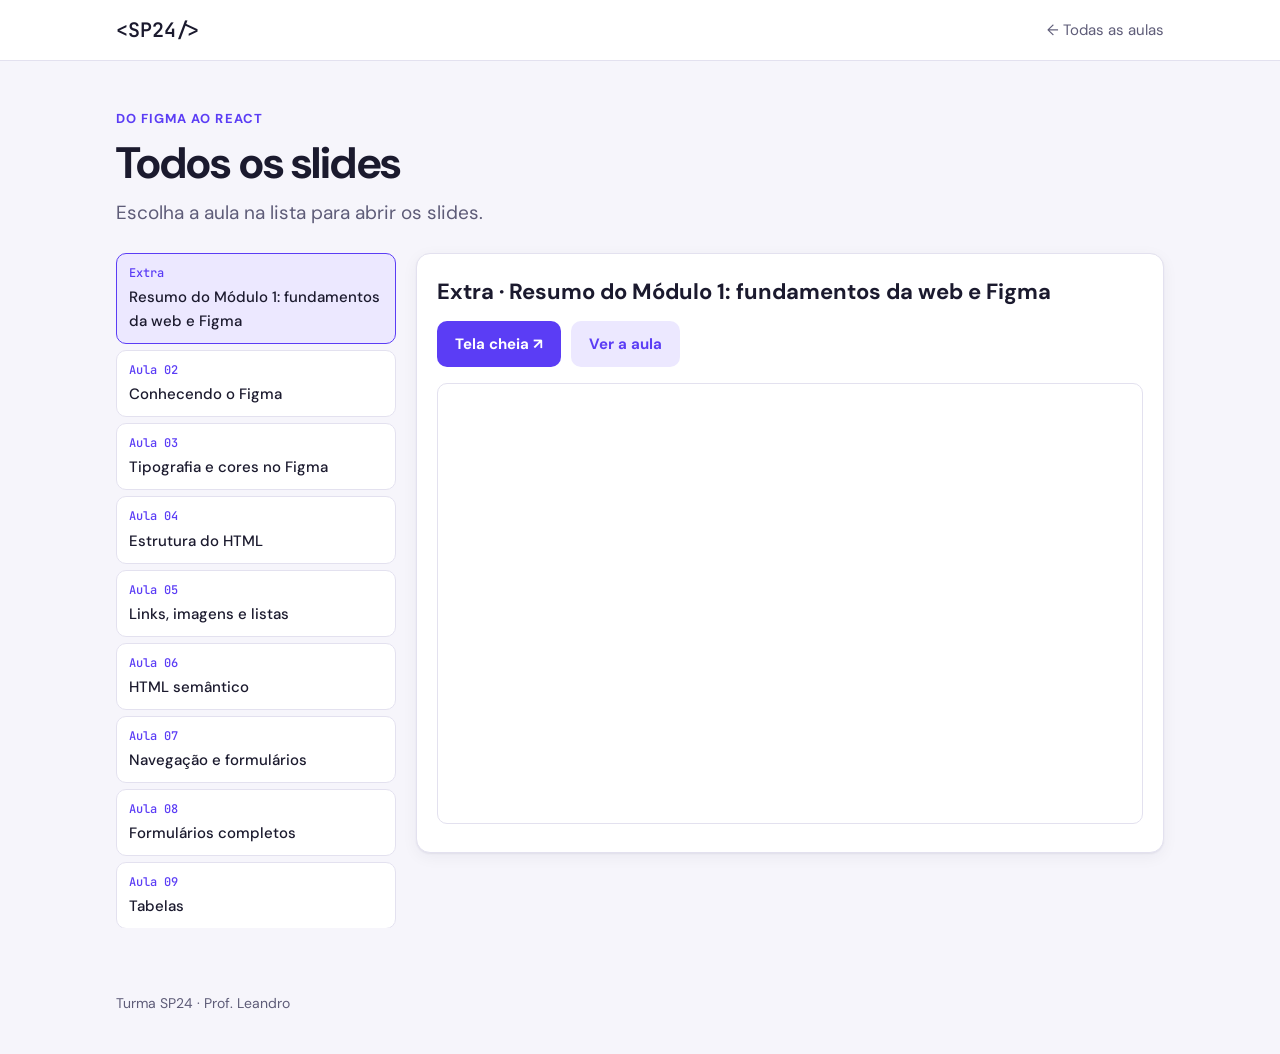
<file: slides.html>
<!DOCTYPE html>
<html lang="pt-BR">
<head>
  <meta charset="UTF-8">
  <meta name="viewport" content="width=device-width, initial-scale=1.0">
  <title>Todos os slides — Plataforma SP24</title>
  <link rel="preconnect" href="https://fonts.googleapis.com">
  <link href="https://fonts.googleapis.com/css2?family=DM+Sans:wght@400;500;700&family=JetBrains+Mono:wght@400;600&display=swap" rel="stylesheet">
  <link rel="stylesheet" href="css/style.css">
</head>
<body>
  <header class="topo">
    <div class="container topo-linha">
      <a href="index.html" class="logo">&lt;SP24/&gt;</a>
      <a href="index.html" class="voltar">← Todas as aulas</a>
    </div>
  </header>

  <main class="container">
    <section class="cabeca-aula">
      <p class="eyebrow">Do Figma ao React</p>
      <h1>Todos os slides</h1>
      <p class="sub">Escolha a aula na lista para abrir os slides.</p>
    </section>

    <div class="leitor">
      <nav class="lista-slides" id="lista"></nav>
      <section class="palco">
        <div class="palco-topo">
          <h2 id="titulo-slide">Carregando…</h2>
          <div class="botoes" id="botoes"></div>
        </div>
        <div id="visor"></div>
      </section>
    </div>
  </main>

  <footer class="rodape"><div class="container">Turma SP24 · Prof. Leandro</div></footer>

  <script src="js/config.js"></script>
  <script src="js/aulas.js"></script>
  <script src="js/slides.js"></script>
</body>
</html>
</file>
<file: css/style.css>
/* ============ Plataforma SP24 ============ */
:root {
  --fundo: #F6F5FB;
  --superficie: #FFFFFF;
  --texto: #1B1A2E;
  --suave: #5E5C78;
  --linha: #E3E1EF;
  --destaque: #5B3DF5;
  --destaque-claro: #ECE8FF;
  --codigo: #1F2240;
  --ok: #1E9E6A;
  --raio: 14px;
  --sombra: 0 1px 2px rgba(20, 16, 60, .06), 0 4px 16px rgba(20, 16, 60, .05);
  --fonte: "DM Sans", system-ui, -apple-system, "Segoe UI", sans-serif;
  --mono: "JetBrains Mono", ui-monospace, Consolas, monospace;
}
@media (prefers-color-scheme: dark) {
  :root {
    --fundo: #111120;
    --superficie: #1A1A2E;
    --texto: #EDEBFA;
    --suave: #A6A3C2;
    --linha: #2C2B45;
    --destaque: #8B74FF;
    --destaque-claro: #2A2450;
    --sombra: none;
  }
}

* { box-sizing: border-box; }
body {
  margin: 0;
  background: var(--fundo);
  color: var(--texto);
  font-family: var(--fonte);
  font-size: 17px;
  line-height: 1.6;
}
a { color: var(--destaque); }
.container { width: 100%; max-width: 1080px; margin: 0 auto; padding: 0 16px; }

/* Topo */
.topo { background: var(--superficie); border-bottom: 1px solid var(--linha); position: sticky; top: 0; z-index: 5; }
.topo-linha { display: flex; justify-content: space-between; align-items: center; height: 60px; }
.logo { font-family: var(--mono); font-weight: 600; font-size: 20px; color: var(--texto); text-decoration: none; }
.turma, .voltar { color: var(--suave); font-size: 15px; text-decoration: none; }
.voltar:hover { color: var(--destaque); }

/* Títulos */
.hero, .cabeca-aula { padding: 48px 0 24px; }
.eyebrow { margin: 0 0 8px; color: var(--destaque); font-weight: 700; font-size: 13px; letter-spacing: .08em; text-transform: uppercase; }
h1 { margin: 0; font-size: clamp(30px, 5vw, 44px); line-height: 1.15; letter-spacing: -.02em; }
.sub { margin: 10px 0 0; color: var(--suave); font-size: 19px; }
h2 { font-size: 22px; margin: 0 0 16px; }

.busca {
  margin-top: 24px; width: 100%; max-width: 560px;
  padding: 14px 16px; font: inherit; color: var(--texto);
  background: var(--superficie); border: 1px solid var(--linha); border-radius: var(--raio);
}
.busca:focus, textarea:focus, input:focus { outline: 2px solid var(--destaque); outline-offset: 1px; }

/* Módulos e cards */
.modulo { margin: 32px 0; }
.modulo h2 span { font-size: 14px; color: var(--suave); font-weight: 500; margin-left: 6px; }
.grade { display: grid; grid-template-columns: repeat(auto-fill, minmax(240px, 1fr)); gap: 16px; }
.card-aula {
  display: flex; flex-direction: column; gap: 6px;
  padding: 18px; background: var(--superficie); border: 1px solid var(--linha);
  border-radius: var(--raio); box-shadow: var(--sombra);
  color: var(--texto); text-decoration: none; transition: transform .15s, border-color .15s;
}
.card-aula:hover { transform: translateY(-2px); border-color: var(--destaque); }
.card-aula .num { font-family: var(--mono); font-size: 13px; color: var(--destaque); font-weight: 600; }
.card-aula h3 { margin: 0; font-size: 18px; line-height: 1.3; }
.card-aula p { margin: 0; color: var(--suave); font-size: 15px; flex: 1; }
.tags { display: flex; gap: 6px; flex-wrap: wrap; margin-top: 8px; }
.tag { font-size: 12px; font-weight: 600; padding: 3px 9px; border-radius: 99px; background: var(--destaque-claro); color: var(--destaque); }
.tag.off { background: transparent; color: var(--suave); border: 1px dashed var(--linha); }
.nada { color: var(--suave); padding: 32px 0; }

/* Blocos da aula */
.bloco {
  margin: 24px 0; padding: 24px; background: var(--superficie);
  border: 1px solid var(--linha); border-radius: var(--raio); box-shadow: var(--sombra);
}
.video { aspect-ratio: 16 / 9; background: #000; border-radius: 10px; overflow: hidden; }
.video iframe, .video video { width: 100%; height: 100%; border: 0; display: block; }
.videos .video + .parte { margin-top: 20px; }
.parte { margin: 0 0 8px; font-weight: 700; color: var(--suave); font-size: 14px; }
.video.vazio { display: grid; place-items: center; background: var(--fundo); color: var(--suave); border: 1px dashed var(--linha); }
.botoes { display: flex; gap: 10px; flex-wrap: wrap; }
.botao, button {
  display: inline-block; padding: 11px 18px; border: 0; border-radius: 10px;
  background: var(--destaque); color: #fff; font: inherit; font-weight: 700; font-size: 15px;
  text-decoration: none; cursor: pointer;
}
.botao.secundario { background: var(--destaque-claro); color: var(--destaque); }
button:disabled { opacity: .6; cursor: wait; }
.pdf { width: 100%; aspect-ratio: 16 / 10; margin-top: 16px; border: 1px solid var(--linha); border-radius: 10px; }
.material p { margin: 0 0 10px; }

/* Dúvidas */
.perguntar label { display: block; font-weight: 700; margin-bottom: 8px; }
textarea, .linha-form input {
  width: 100%; padding: 12px 14px; font: inherit; color: var(--texto);
  background: var(--fundo); border: 1px solid var(--linha); border-radius: 10px; resize: vertical;
}
.linha-form { display: flex; gap: 10px; margin-top: 10px; }
.linha-form input { flex: 1; }
.resposta-atual { margin-top: 18px; padding: 16px; border-left: 4px solid var(--ok); background: var(--fundo); border-radius: 0 10px 10px 0; }
.resposta-atual.carregando { border-left-color: var(--destaque); color: var(--suave); }
.p-pergunta { margin: 0 0 8px; font-weight: 700; }
.p-resposta { white-space: pre-wrap; }
.titulo-lista { margin: 28px 0 10px; font-size: 17px; }
.lista-duvidas { list-style: none; margin: 0; padding: 0; }
.lista-duvidas li { border-top: 1px solid var(--linha); }
.lista-duvidas summary { cursor: pointer; padding: 12px 0; font-weight: 500; }
.lista-duvidas .meta { display: block; font-size: 13px; color: var(--suave); font-weight: 400; }
.lista-duvidas .p-resposta { padding: 0 0 14px 16px; color: var(--suave); }
.vazio { color: var(--suave); padding: 12px 0; }
.modo { margin: 16px 0 0; font-size: 13px; color: var(--suave); }

/* Anterior / próxima */
.anterior-proxima { display: flex; justify-content: space-between; gap: 16px; margin: 8px 0 40px; }
.anterior-proxima a { text-decoration: none; font-weight: 500; }
.anterior-proxima .dir { text-align: right; }

.rodape { padding: 24px 0 40px; color: var(--suave); font-size: 14px; }

@media (max-width: 600px) {
  .linha-form { flex-direction: column; }
  .bloco { padding: 16px; }
  .hero, .cabeca-aula { padding-top: 28px; }
}

/* Página Todos os slides */
.leitor { display: grid; grid-template-columns: 280px 1fr; gap: 20px; align-items: start; margin-bottom: 40px; }
.lista-slides { display: flex; flex-direction: column; gap: 6px; max-height: 75vh; overflow-y: auto; position: sticky; top: 76px; }
.lista-slides button {
  display: flex; flex-direction: column; align-items: flex-start; gap: 2px; text-align: left;
  background: var(--superficie); color: var(--texto); border: 1px solid var(--linha);
  padding: 10px 12px; font-weight: 500; cursor: pointer;
}
.lista-slides button .num { font-family: var(--mono); font-size: 12px; color: var(--destaque); }
.lista-slides button.ativo { border-color: var(--destaque); background: var(--destaque-claro); }
.palco { background: var(--superficie); border: 1px solid var(--linha); border-radius: var(--raio); padding: 20px; box-shadow: var(--sombra); }
.palco-topo { display: flex; justify-content: space-between; align-items: center; gap: 12px; flex-wrap: wrap; }
.palco-topo h2 { margin: 0; }
.link-slides { font-weight: 700; text-decoration: none; }
@media (max-width: 800px) {
  .leitor { grid-template-columns: 1fr; }
  .lista-slides { position: static; max-height: 260px; }
}
</file>
